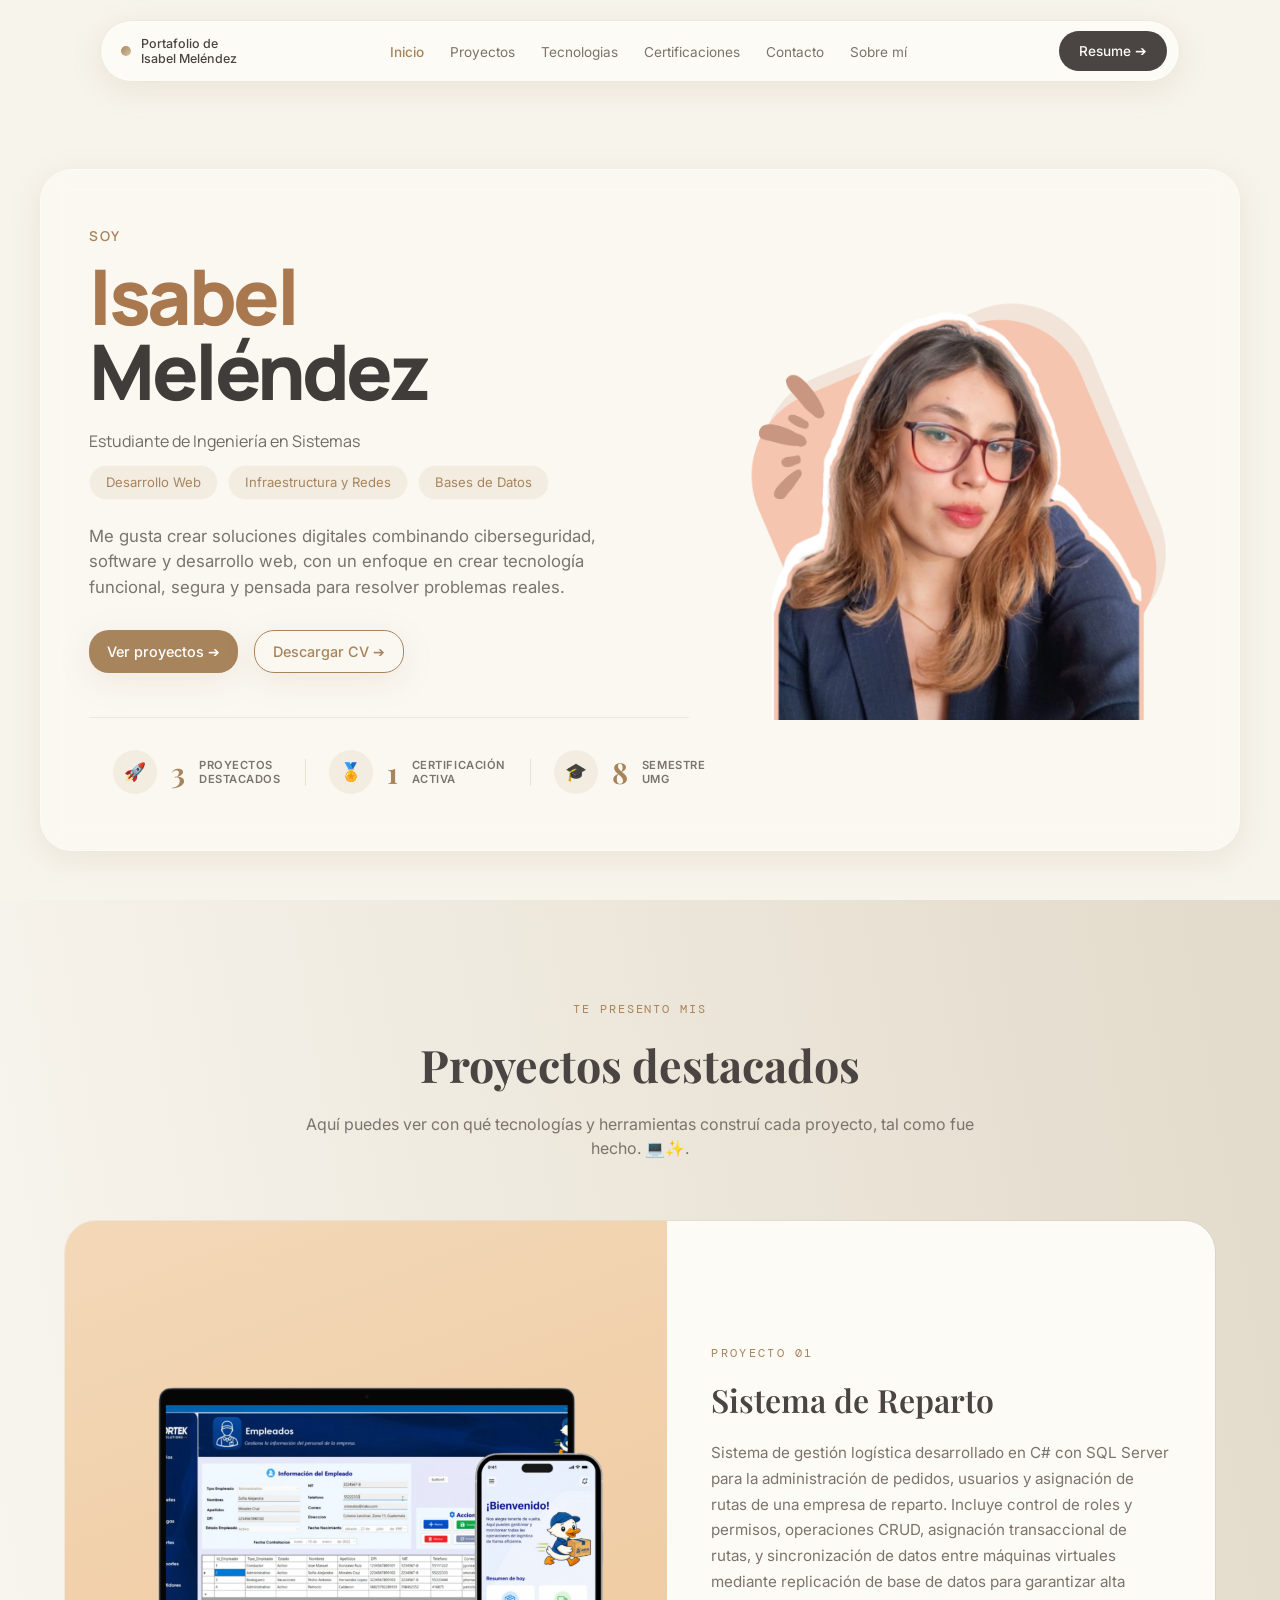
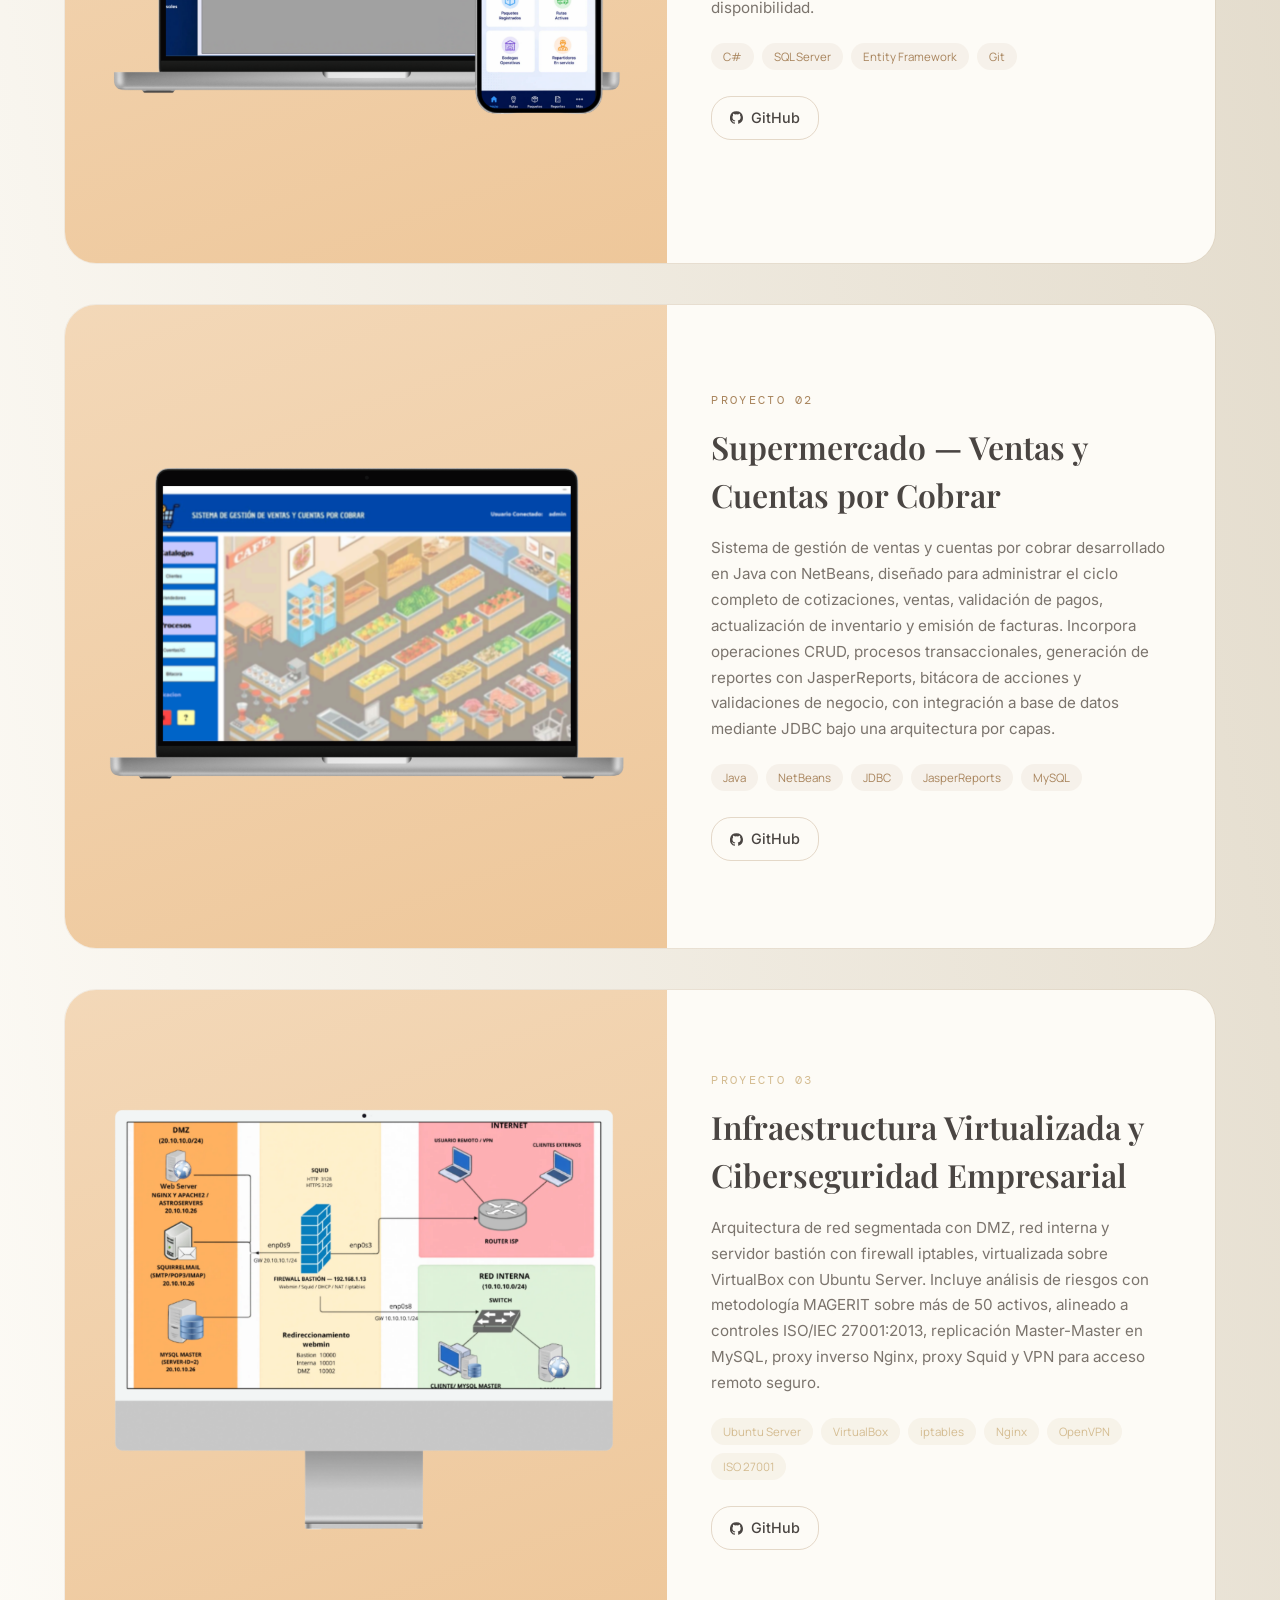
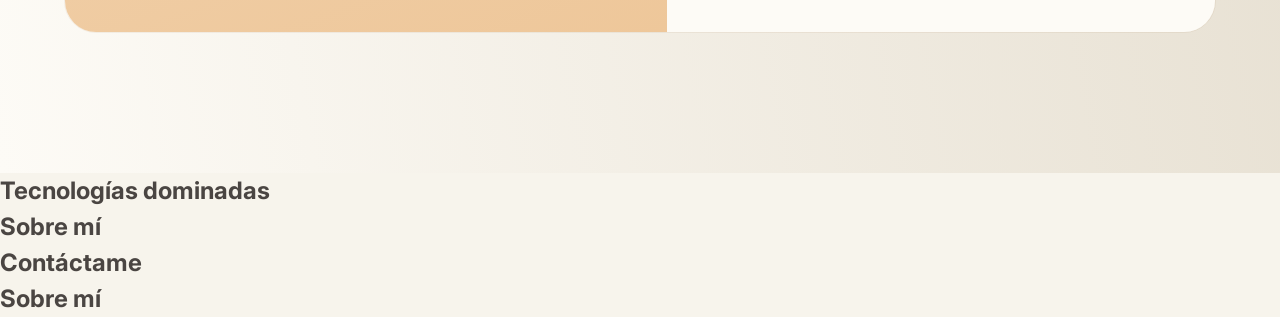
<file: index.html>
<!DOCTYPE html>
<html lang="en">
<head>
    <meta charset="UTF-8">
    <meta name="viewport" content="width=device-width, initial-scale=1.0">
    <meta property="og:title" content="Mi Portafolio Web">
    <meta property="og:description" content="Conoce mis proyectos">
    <meta property="og:image" content="img/LogoIsa">
    <title>Bienvenido | Isabel Meléndez </title>
    <!-- importo mis librerias para mi fuente -->
    <link rel="preconnect" href="https://fonts.googleapis.com">
    <link rel="preconnect" href="https://fonts.gstatic.com" crossorigin>
    <link href="https://fonts.googleapis.com/css2?family=Manrope:wght@400;500;600;700;800&family=Playfair+Display:wght@400;500;600;700&family=Inter:wght@400;500;600&family=DM+Mono:wght@400;500&display=swap" rel="stylesheet">
    <link rel="LogoIsa Icon" href="img/LogoIsa.png" type="image/png">
    <link rel="stylesheet" href="style.css">

</head>
<body>
    <header class="navbar" id="navbar">
  <nav class="barra-nav">
    <a href="#inicio" class="nav-logo">
      <span class="circulo-dec"></span>
      <span class="texto-complementario">Portafolio de<br>Isabel Meléndez</span>
    </a>

    <ul class="nav-links" id="navLinks">
      <li><a href="#inicio" class="nav-link active" data-nav>Inicio</a></li>
      <li><a href="#proyectos" class="nav-link" data-nav>Proyectos</a></li>
      <li><a href="#tecnologias" class="nav-link" data-nav>Tecnologias</a></li>
      <li><a href="#certificaciones" class="nav-link" data-nav>Certificaciones</a></li>
      <li><a href="#contacto" class="nav-link" data-nav>Contacto</a></li>
      <li><a href="#sobre-mi" class="nav-link" data-nav>Sobre mí</a></li>
    </ul>

    <div class="nav-acciones">
      <a href="recursos/CV2026_ISABEL MELENDEZ_OF.pdf" class="btn-curriculum" download>
        Resume ➔
      </a>
      <button class="nav-toggle" id="navToggle" aria-label="Abrir menú">
        <span></span><span></span><span></span>
      </button>
    </div>
  </nav>
</header>

    <main>
      <section id="inicio" class="presentacion">
        <div class="separador"></div>
        <div class="contenedor-seccion grid-presentacion">

          <div class="texto-presentacion">
            <span class="desc">Soy</span>
            <h1 class="titulo"><span>Isabel</span> Meléndez</h1>
            <span class="rol-tag">Estudiante de Ingeniería en Sistemas</span>

            <div class="fila-etiquetas">
              <span class="etiqueta">Desarrollo Web</span>
              <span class="etiqueta">Infraestructura y Redes</span>
              <span class="etiqueta">Bases de Datos</span>
            </div>

            <p class="descripcion-presentacion">
              Me gusta crear soluciones digitales combinando ciberseguridad, software y desarrollo web,
              con un enfoque en crear tecnología funcional, segura y pensada para resolver problemas reales.
            </p>

            <div class="fila-botones">
              <a href="#proyectos" class="btn btn--proyectos">Ver proyectos ➔</a>
              <a href="CV2026_ISABEL MELENDEZ_OF.pdf" class="btn btn--cv" download>Descargar CV ➔</a>
            </div>

            <div class="fila-estadisticas">
              <div class="estadistica">
                <div class="icono-estadistica">🚀</div>
                <span class="numero-estadistica">3</span>
                <span class="etiqueta-estadistica">Proyectos<br>destacados</span>
              </div>

              <div class="estadistica">
                <div class="icono-estadistica">🏅</div>
                <span class="numero-estadistica">1</span>
                <span class="etiqueta-estadistica">Certificación<br>activa</span>
              </div>

              <div class="estadistica">
                <div class="icono-estadistica">🎓</div>
                <span class="numero-estadistica">8</span>
                <span class="etiqueta-estadistica">Semestre<br>UMG</span>
              </div>
            </div>
          </div><!-- cierra texto-presentacion -->

          <div class="logoPrincipal">
            <img src="recursos/Isa.png" alt="Isabel Meléndez" class="gif-logo">
          </div>

        </div><!-- cierra contenedor-seccion grid-presentacion -->
      </section>

      <!-- ============ PROYECTOS ============ -->
      <section id="proyectos" class="projects">
        <div class="section-inner">
          <div class="section-head reveal">
            <span class="eyebrow">Te presento mis </span>
            <h2 class="section-title">Proyectos destacados</h2>
            <p class="section-sub">Aquí puedes ver con qué tecnologías y herramientas construí cada proyecto, tal como fue hecho. 💻✨.</p>
          </div>

          <!-- ---- Proyecto 01 Reparto---- -->
          <article class="project-panel project-panel--reparto reveal">
            <div class="panel-visual">
              <div class="device device--laptop">
                <div class="device-screen">
                  <img src="img/proy1.png" alt="Logo de CC" class="screen-img" />
                </div>
              </div>
            </div>

            <div class="panel-content">
              <span class="project-index">Proyecto 01</span>
              <h3 class="project-title">Sistema de Reparto</h3>
              <p class="project-desc">
                Sistema de gestión logística desarrollado en C# con SQL Server para la administración
                de pedidos, usuarios y asignación de rutas de una empresa de reparto. Incluye control
                de roles y permisos, operaciones CRUD, asignación transaccional de rutas, y sincronización
                de datos entre máquinas virtuales mediante replicación de base de datos para garantizar
                alta disponibilidad.
              </p>
              <div class="tag-row">
                <span class="tag">C#</span><span class="tag">SQL Server</span>
                <span class="tag">Entity Framework</span><span class="tag">Git</span>
              </div>
              <div class="btn-row">
                <a href="https://github.com/IsabelMelendezz/Sistema_Gestion_2K26.git" target="_blank" rel="noopener" class="btn btn--ghost btn--sm">
                  <!-- el vector de logo de github -->
                  <svg width="13" height="13" viewBox="0 0 24 24" fill="currentColor"><path d="M12 .3a12 12 0 00-3.8 23.4c.6.1.8-.3.8-.6v-2.2c-3.3.7-4-1.6-4-1.6-.6-1.3-1.3-1.7-1.3-1.7-1.1-.7.1-.7.1-.7 1.2 0 1.8 1.2 1.8 1.2 1 1.8 2.8 1.3 3.5 1 .1-.8.4-1.3.8-1.6-2.7-.3-5.4-1.3-5.4-5.9 0-1.3.5-2.4 1.2-3.2-.1-.3-.5-1.5.1-3.2 0 0 1-.3 3.3 1.2a11.3 11.3 0 016 0c2.3-1.5 3.3-1.2 3.3-1.2.6 1.7.2 2.9.1 3.2.8.8 1.2 1.9 1.2 3.2 0 4.6-2.7 5.6-5.4 5.9.4.4.8 1.1.8 2.2v3.3c0 .3.2.7.8.6A12 12 0 0012 .3z"/></svg>
                  GitHub
                </a>
              </div>
            </div>
          </article>

          <!-- ---- Proyecto 02 Sistema de Ventasr ---- -->
          <article class="project-panel project-panel--reparto reveal">
            <div class="panel-visual">
              <div class="device device--laptop">
                <div class="device-screen">
                  <img src="img/proy2.png" alt="Logo de CC" class="screen-img" />
                </div>
              </div>
            </div>

            <div class="panel-content">
              <span class="project-index">Proyecto 02</span>
              <h3 class="project-title">Supermercado — Ventas y Cuentas por Cobrar</h3>
              <p class="project-desc">
                Sistema de gestión de ventas y cuentas por cobrar desarrollado en Java con NetBeans,
                diseñado para administrar el ciclo completo de cotizaciones, ventas, validación de pagos,
                actualización de inventario y emisión de facturas. Incorpora operaciones CRUD, procesos
                transaccionales, generación de reportes con JasperReports, bitácora de acciones y
                validaciones de negocio, con integración a base de datos mediante JDBC bajo una
                arquitectura por capas.
              </p>
              <div class="tag-row">
                <span class="tag">Java</span><span class="tag">NetBeans</span>
                <span class="tag">JDBC</span><span class="tag">JasperReports</span><span class="tag">MySQL</span>
              </div>
              <div class="btn-row">
                 <!-- el vector de logo de github -->
                <a href="https://github.com/IsabelMelendezz/proyectop32k25.git" target="_blank" rel="noopener" class="btn btn--ghost btn--sm">
                  <svg width="13" height="13" viewBox="0 0 24 24" fill="currentColor"><path d="M12 .3a12 12 0 00-3.8 23.4c.6.1.8-.3.8-.6v-2.2c-3.3.7-4-1.6-4-1.6-.6-1.3-1.3-1.7-1.3-1.7-1.1-.7.1-.7.1-.7 1.2 0 1.8 1.2 1.8 1.2 1 1.8 2.8 1.3 3.5 1 .1-.8.4-1.3.8-1.6-2.7-.3-5.4-1.3-5.4-5.9 0-1.3.5-2.4 1.2-3.2-.1-.3-.5-1.5.1-3.2 0 0 1-.3 3.3 1.2a11.3 11.3 0 016 0c2.3-1.5 3.3-1.2 3.3-1.2.6 1.7.2 2.9.1 3.2.8.8 1.2 1.9 1.2 3.2 0 4.6-2.7 5.6-5.4 5.9.4.4.8 1.1.8 2.2v3.3c0 .3.2.7.8.6A12 12 0 0012 .3z"/></svg>
                  GitHub
                </a>
              </div>
            </div>
          </article>

          <!-- ---- Proyecto 03 Infraestructura Virtualizada  ---- -->
          <article class="project-panel project-panel--reparto reveal">
            <div class="panel-visual">
              <div class="device device--laptop">
                <div class="device-screen">
                  <img src="img/proy3.png" alt="Logo de CC" class="screen-img" />
                </div>
              </div>
            </div>

            <div class="panel-content">
              <span class="project-index project-index--dark">Proyecto 03</span>
              <h3 class="project-title">Infraestructura Virtualizada y Ciberseguridad Empresarial</h3>
              <p class="project-desc">
                Arquitectura de red segmentada con DMZ, red interna y servidor bastión con firewall
                iptables, virtualizada sobre VirtualBox con Ubuntu Server. Incluye análisis de riesgos
                con metodología MAGERIT sobre más de 50 activos, alineado a controles ISO/IEC 27001:2013,
                replicación Master-Master en MySQL, proxy inverso Nginx, proxy Squid y VPN para acceso
                remoto seguro.
              </p>
              <div class="tag-row">
                <span class="tag tag--dark">Ubuntu Server</span><span class="tag tag--dark">VirtualBox</span>
                <span class="tag tag--dark">iptables</span><span class="tag tag--dark">Nginx</span>
                <span class="tag tag--dark">OpenVPN</span><span class="tag tag--dark">ISO 27001</span>
              </div>
              <div class="btn-row">
                 <!-- el vector de logo de github -->
                <a href="https://github.com/IsabelMelendezz/Nube_Privada_2K26.git" class="btn btn--ghost btn--sm" target="_blank" rel="noopener">
                  <svg width="13" height="13" viewBox="0 0 24 24" fill="currentColor"><path d="M12 .3a12 12 0 00-3.8 23.4c.6.1.8-.3.8-.6v-2.2c-3.3.7-4-1.6-4-1.6-.6-1.3-1.3-1.7-1.3-1.7-1.1-.7.1-.7.1-.7 1.2 0 1.8 1.2 1.8 1.2 1 1.8 2.8 1.3 3.5 1 .1-.8.4-1.3.8-1.6-2.7-.3-5.4-1.3-5.4-5.9 0-1.3.5-2.4 1.2-3.2-.1-.3-.5-1.5.1-3.2 0 0 1-.3 3.3 1.2a11.3 11.3 0 016 0c2.3-1.5 3.3-1.2 3.3-1.2.6 1.7.2 2.9.1 3.2.8.8 1.2 1.9 1.2 3.2 0 4.6-2.7 5.6-5.4 5.9.4.4.8 1.1.8 2.2v3.3c0 .3.2.7.8.6A12 12 0 0012 .3z"/></svg>
                  GitHub
                </a>
              </div>
            </div>
          </article>
        </div>
      </section>

      <section id="tecnologias" class="habilidades">
        <h2>Tecnologías dominadas</h2>
      </section>

      <section id="certificaciones" class="certificaciones">
        <h2>Sobre mí</h2>
      </section>

      <section id="contacto" class="contacto">
        <h2>Contáctame</h2>
      </section>

      <section id="sobre-mi" class="sobre-mi">
        <h2>Sobre mí</h2>
      </section>

    </main>

</body>
</html>
</file>
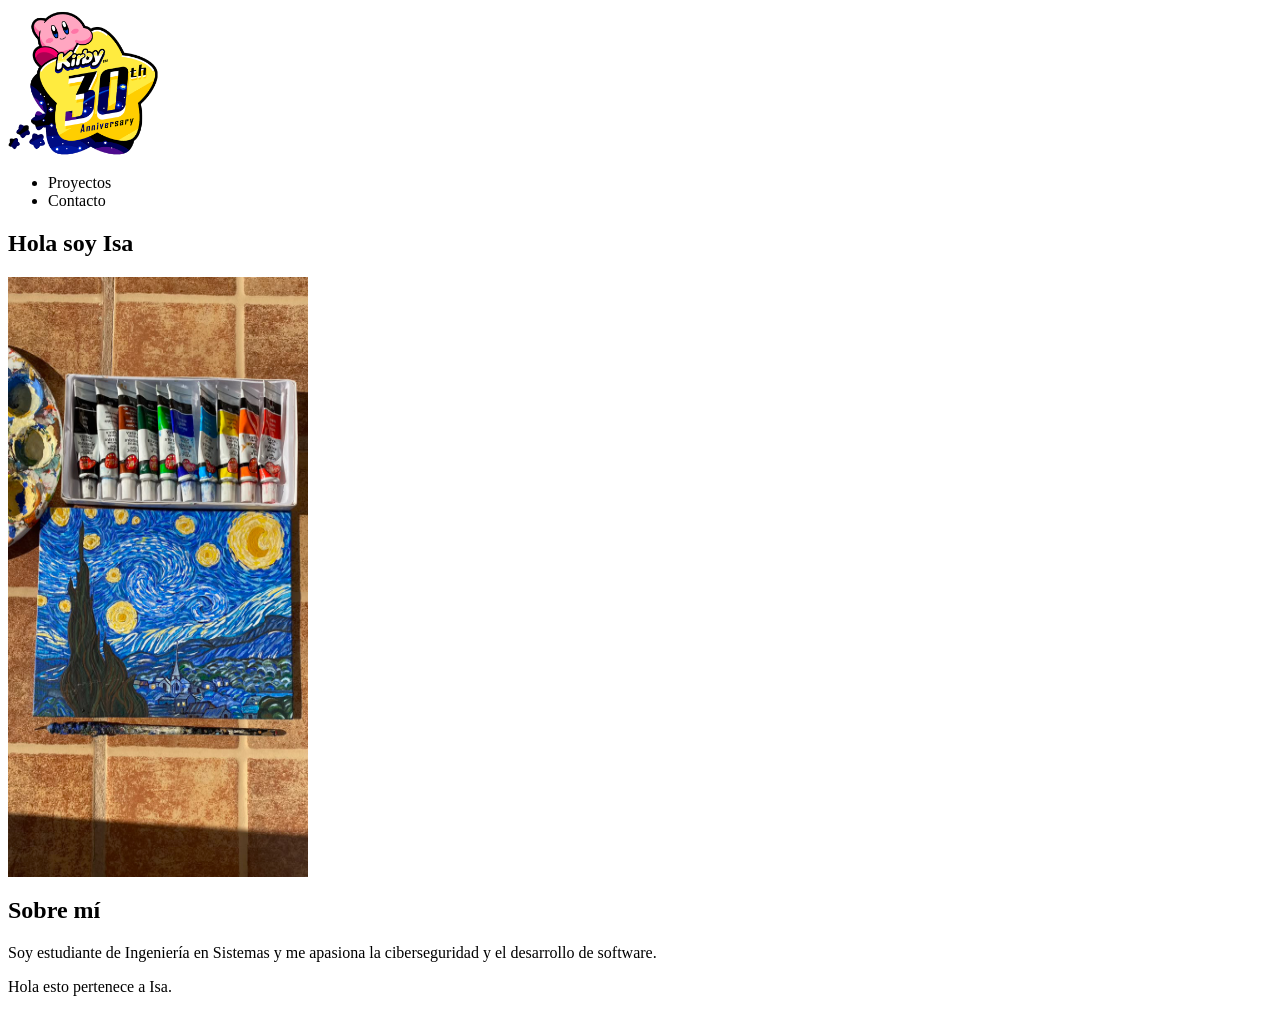
<file: PortafolioCV/index2.html>
<html>
<head>

    <!---meta tags----->
    <meta name="description" content="Soy Isabel Meléndez, estudiante de Ingeniería en Sistemas de la Universidad Mariano 
    Gálvez (8.° semestre). Me apasiona la ciberseguridad, la administración de infraestructuras y la protección de entornos
    tecnológicos. Mi enfoque técnico se centra en seguridad ofensiva y defensiva, trabajando con herramientas como Kali Linux,
    Nmap, Metasploit y Wireshark, bajo metodologías PTES, MITRE ATT&CK y OWASP WSTG. Complemento esto con experiencia en
    infraestructura Linux, arquitecturas seguras con DMZ y VPN, y administración de bases de datos con SQL Server y Power BI.
    He desarrollado proyectos académicos que van desde infraestructuras virtualizadas con análisis de riesgos ISO/IEC 27001,
    hasta sistemas de gestión empresarial con auditoría y control de acceso por roles.
    Actualmente busco mi primera oportunidad laboral en ciberseguridad, infraestructura o administración de datos,
    aportando curiosidad técnica, aprendizaje autónomo y una mentalidad orientada a la resolución de problemas.">

    <meta property="og:type" content="website">
    <meta property="og:locale" content="es_ES || es_GT">

    <title>Bienvenido | Isabel Melendez</title>

</head>

<body>

    <header>
        <a href="../">
            <img src="./kirby2.png" alt="Logo de IsaCode" width="150" height="150">
        </a>

        <nav>
            <ul>
                <li>Proyectos</li>
                <li>Contacto</li>
            </ul>
        </nav>
    </header>

    <main>

        <section>
            <h1>Hola soy Isa</h1>
            <img src="./hola.jpeg" alt="Foto de Isabel" width="300" height="600">
        </section>

        <section>
            <h2>Sobre mí</h2>
            <p>
                Soy estudiante de Ingeniería en Sistemas y me apasiona la
                ciberseguridad y el desarrollo de software.
            </p>
        </section>

    </main>

    <footer>
        <p>Hola esto pertenece a Isa.</p>
    </footer>

    <script>
        console.log("Hola mundo");
    </script>

</body>

</html>
</file>
<file: style.css>
/* mis variables globales para mi paleta de colores y bordes :) */
@import url('https://fonts.googleapis.com/css2?family=Manrope:wght@400;500;600;700;800&family=Playfair+Display:wght@400;500;600;700&family=Inter:wght@400;500;600&family=DM+Mono:wght@400;500&display=swap');
:root {
  --cream:        #F7F4EC;
  --cream-light:  #FDFBF6;
  --cream-deep:   #EDE8DC;
  --ink:          #4A4542;
  --ink-soft:     #7B746D;
  --accent:       #A8845C;
  --accent-dark:  #8E6E4B;
  --accent-soft:  #D8C6A5;
  --accent-soft-2:#d4bc91; 
  --accent-soft-3:#e2daca; 
  --titulo-font: 'Playfair Display', serif;   
  --texto-font:  'Inter', sans-serif;        
  --codigo-font: 'DM Mono', monospace; 
  --borde-grande: 32px;   
  --borde-medio:  20px;  
  --borde-peque:  12px;   
  --sombra-suave: 0 8px 32px rgba(168,132,92,0.14);  
  --sombra-fuerte: 0 24px 64px rgba(168,132,92,0.20); 

}
*{ /*siguiendo el modelo de cajas*/
    padding:0;
    margin:0;
    box-sizing: border-box;
}

html{ scroll-behavior: smooth; }

body{
  font-family: var(--texto-font);
  background: var(--cream);
  color: var(--ink);
  line-height: 1.5;
  overflow-x: hidden;
}

img{ max-width:100%; display:block; }

a{ text-decoration:none; color:inherit; }

.inicio{
  max-width: 1200px;
  margin: 0 auto;
  padding: 0 24px;
}

#inicio {
  background: var(--cream-soft);
}
#proyectos {
  background: linear-gradient(3500deg, var(--accent-soft-3), var(--cream-light));
}


/* =========================================================
                         BOTONES
   ========================================================= */
.btn{
  display:inline-flex; align-items:center; gap:8px;
  padding: 13px 26px;
  border-radius: 999px;
  font-size: 0.9rem;
  font-weight: 500;
  border: none;
  cursor: pointer;
  transition: all .25s ease;
  white-space: nowrap;
}
.btn--proyecto{ background: var(--accent); color: var(--cream-light); }
.btn--proyecto:hover{ background: var(--accent-dark); transform: translateY(-2px); }
.btn--cv{
  background: transparent;
  color: var(--accent);
  border: 1px solid rgba(168,132,92,0.4);
}
.btn--cv:hover{ background: rgba(168,132,92,0.08); }
.btn--sm{ padding: 10px 20px; font-size: 0.82rem; }
.btn--lg{ padding: 18px 40px; font-size: 1rem; }
.btn--icon-only{ padding: 12px; border-radius: 50%; }

/* =========================================================
                      NAVBAR FLOTANTE
   ========================================================= */
.navbar{
  position: fixed; top: 20px; left: 0; right: 0;
  z-index: 100;
  display:flex; justify-content:center;
  padding: 0 20px;
}

.barra-nav{
  width:100%;
  max-width: 1080px;
  display:flex; align-items:center; justify-content:space-between;
  gap: 20px;
  background: var(--cream-light);
  backdrop-filter: blur(16px);
  border: 1px solid var(--cream-deep);
  border-radius: 999px;
  padding: 10px 12px 10px 20px;
  box-shadow: var(--sombra-suave);
  transition: box-shadow .3s ease;
}

.navbar.is-scrolled .barra-nav{ box-shadow: 0 12px 40px var(--accent-dark); }

.nav-logo{ display:flex; align-items:center; gap:10px; flex-shrink:0; }
.circulo-dec{
  width:10px; height:10px; border-radius:50%;
  background: linear-gradient(135deg, var(--accent), var(--accent-soft));
  flex-shrink:0;
  animation: pulso 1.5s infinite;
}
.texto-complementario{
  font-family: var(--texto-font);
  font-size: 0.78rem;
  line-height: 1.25;
  color: var(--ink);
  font-weight: 500;
}

.nav-links{
  list-style:none;
  display:flex; align-items:center; gap: 26px;
}
.nav-link{
  font-size: 0.85rem;
  color: var(--ink-soft);
  transition: color .2s ease;
  position:relative;
}
.nav-link:hover{ color: var(--accent);}
.nav-link.active{ color: var(--accent); font-weight:500; }

.nav-acciones{ display:flex; align-items:center; gap:10px; }

.btn-curriculum{
  display:inline-flex; align-items:center; gap:6px;
  background: var(--ink);
  color: var(--cream-light);
  padding: 10px 20px;
  border-radius: 999px;
  font-size: 0.85rem;
  font-weight: 500;
  transition: background .2s ease;
}
.btn-curriculum:hover{ background:var(--accent-dark); }

/* mi menu de hamburguesita si es en pantallas pequeñas */

.nav-toggle{
  display:none;
  flex-direction: column;
  gap: 5px;
  background:none; border:none; cursor:pointer;
  padding: 8px;
}
.nav-toggle span{
  width: 20px; height: 2px;
  background: var(--ink);
  border-radius: 2px;
}

@media (max-width: 880px){ /*esto lo utilizo para el redimensionamiento de pantallas pequeñas con menu hamburguesa y asi sea responsive en cualquier dispositivo  */
  .nav-links{
    position: absolute;
    top: calc(100% + 10px);
    left: 0; right: 0;
    flex-direction: column;
    align-items: flex-start;
    gap: 4px;
    background: rgba(253,251,246,0.98);
    border: 1px solid rgba(168,132,92,0.14);
    border-radius: 24px;
    padding: 14px 22px;
    box-shadow: var(--sombra-suave);
    display:none;
  }
  .nav-links.is-open{ display:flex; }
  .nav-link{ padding: 8px 0; width:100%; }
  .btn-curriculum span{ display:none; }
  .nav-toggle{ display:flex; }
}

/* para la animacion de pulso de mi navbar la chibolita */
@keyframes pulso {
    0% { opacity: 1; }
    50% { opacity: 0.4; }
    100% { opacity: 1; }
}

/* =========================================================
                PRESENTACIÓN (o mi Inicio)
   ========================================================= */
.presentacion {
  position: relative;
  min-height: 100vh;
  display: flex;
  align-items: center;
  padding-top: 120px;
  overflow: hidden;
}

/* --- grid principal --- */

.contenedor-seccion.grid-presentacion {
  display: grid;
  grid-template-columns: 1fr;
  gap: 60px;
  align-items: center;
  padding-bottom: 60px;
  max-width: 1200px;
  margin: 0 auto;
  padding-left: 24px;
  padding-right: 24px;
 

  /* --- capa de atras para el fondo --- */
  background: rgba(253, 251, 246, 0.55);
  border: 1px solid var(--cream-light);
  border-radius: var(--borde-grande);
  backdrop-filter: blur(12px);
  -webkit-backdrop-filter: blur(12px);
  box-shadow: var(--sombra-suave);
  padding: 56px 48px;
}

@media (min-width: 960px) {
  .contenedor-seccion.grid-presentacion {
    grid-template-columns: 1.05fr 0.95fr;
  }
}

/* --- texto de presentación --- */
.texto-presentacion {
  max-width: 600px;
}

.desc {
    font-family: 'Manrope', sans-serif;
    font-size: 0.85rem;
    font-weight: 600;
    text-transform: uppercase;
    letter-spacing: 0.12em;
    color: var(--accent);
    margin-bottom: 12px;
    display: block;
}

.titulo {
    font-family: 'Manrope', sans-serif;
    font-weight: 800;
    font-size: clamp(3rem, 6vw, 5.2rem);
    line-height: 0.98;
    letter-spacing: -0.045em;
    margin-bottom: 20px;
    color: #403c39;
}

.titulo span {
    display: block;
    color: #a9784e;
    letter-spacing: -0.045em;
}

.rol-tag {
    font-family: 'Manrope', sans-serif;
    font-size: 1rem;
    font-weight: 400;
    color: #6f6a64;
    display: block;
    margin-top: 12px;
}

/* ---mis tags principales de habilidad --- */
.fila-etiquetas {
  display: flex;
  flex-wrap: wrap;
  gap: 10px;
  margin-bottom: 24px;
  margin-top: 12px;
}
.etiqueta {
  padding: 7px 16px;
  border-radius: 999px;
  font-size: 0.82rem;
  background: rgba(168,132,92,0.1);
  border: 1px solid var(--cream);
  color: var(--accent);
}

/* --- descripción --- */
.descripcion-presentacion {
  font-family: var(--texto-font);
  color: var(--ink-soft);
  font-size: 1.05rem;
  max-width: 520px;
  margin-bottom: 30px;
}

/* --- botones --- */
.fila-botones {
  display: flex;
  gap: 16px;
  flex-wrap: wrap;
  margin-top: 20px;
}
.btn {
  padding: 10px 18px;
  border-radius: var(--borde-medio);
  font-family: var(--texto-font);
  font-size: 0.9rem;
  font-weight: 500;
  text-decoration: none;
  transition: all 0.3s ease;
}
.btn--proyectos {
  background: var(--accent);
  color: #fff;
  box-shadow: var(--sombra-suave);
}
.btn--proyectos:hover {
  background: var(--accent-dark);
}
.btn--cv {
  background: transparent;
  border: 1px solid var(--accent);
  color: var(--accent);
  box-shadow: var(--sombra-suave);
}
.btn--ghost:hover {
  background: var(--accent-soft);
}

/* --- estadísticas --- */
.fila-estadisticas {
  display: flex;
  gap: 0;
  margin-top: 44px;
  padding-top: 32px;
  border-top: 1px solid rgba(168,132,92,0.15); /*para mi linea que divide las celdas*/
}

.estadistica {
  display: flex;
  align-items: center;
  gap: 14px;
  flex: 1;
  padding: 0 24px;
  position: relative;
}

/* línea vertical divisoria entre cada estadística */
.estadistica:not(:first-child)::before {
  content: "";
  position: absolute;
  left: 0;
  top: 50%;
  transform: translateY(-50%);
  height: 60%;
  width: 1px;
  background: rgba(168,132,92,0.2);
}

.icono-estadistica {
  width: 44px;
  height: 44px;
  border-radius: 50%;
  background: rgba(168,132,92,0.1);
  display: flex;
  align-items: center;
  justify-content: center;
  font-size: 1.1rem;
  flex-shrink: 0;
}

.numero-estadistica {
  font-family: var(--titulo-font);
  font-size: 1.8rem;
  font-weight: 700;
  color: var(--accent);
}

.etiqueta-estadistica {
  font-family: var(--texto-font);
  font-size: 0.7rem;
  font-weight: 600;
  text-transform: uppercase;
  letter-spacing: 0.05em;
  color: var(--ink-soft);
  line-height: 1.3;
}
/* --- logo / gif --- */
.logoPrincipal{
  position: relative;
  display: flex;
  justify-content: center;
  align-items: center;
}

.gif-logo{
  width: min(800px, 90vw);
  height: auto;
  aspect-ratio: 1 / 1;
}
/* esto es para el manejo responsive asi mi foto se ve primero al cargarlo en tablet o celular */
@media (max-width: 959px) {
  .logoPrincipal {
    order: -1; /* muevo la foto para arriba del contenido*/
    margin-bottom: 20px;
  }
}

@media (max-width: 600px) {
  .titulo {
    font-size: clamp(2.2rem, 10vw, 3rem);
  }
  .fila-estadisticas {
    flex-wrap: wrap;
    gap: 20px;
  }
  .fila-botones {
    flex-direction: column;
    width: 100%;
  }
  .btn {
    width: 100%;
    text-align: center;
  }
}

.separador {
  height: 80px;
  background: var(--accent-soft);
  clip-path: polygon(0 0, 100% 100%, 0 100%);
  transition: clip-path .4s ease, background .4s ease;
}

.separador:hover {
  clip-path: polygon(0 0, 100% 0, 0 100%);
}

/* =========================================================
   PROYECTOS — PANELES POR PROYECTO
   ========================================================= */
.projects{ padding: 100px 0; }

.section-inner{
  max-width: 1200px;
  margin: 0 auto;
  padding: 0 24px;
}

.section-head{
  max-width: 700px;
  margin: 0 auto 60px;
  text-align: center;
}

.eyebrow{
  font-family: var(--codigo-font);
  font-size: 0.78rem;
  letter-spacing: 0.15em;
  text-transform: uppercase;
  color: var(--accent);
  display: block;
  margin-bottom: 12px;
}

.section-title{
  font-family: var(--titulo-font);
  font-size: clamp(2rem, 4vw, 2.8rem);
  color: var(--ink);
  margin-bottom: 14px;
}

.section-sub{
  font-family: var(--texto-font);
  color: var(--ink-soft);
  font-size: 1rem;
}

.project-panel{
  display:grid;
  grid-template-columns: 1fr;
  gap: 0;
  border-radius: var(--borde-grande);
  overflow:hidden;
  margin-bottom: 40px;
  border: 1px solid rgba(168,132,92,0.1);
}

@media (min-width: 900px){
  .project-panel{ grid-template-columns: 1.1fr 1fr; min-height: 460px; }
}

.panel-visual{
  display:flex; align-items:center; justify-content:center;
  padding: 56px 36px;
  position:relative;
  gap: 24px;
  flex-wrap:wrap;
}

.panel-content{
  background: var(--cream-light);
  padding: 48px 44px;
  display:flex; flex-direction:column; justify-content:center;
}

.project-index{
  font-family: var(--codigo-font);
  font-size: 0.72rem;
  letter-spacing: 0.2em;
  text-transform:uppercase;
  color: var(--accent);
  margin-bottom: 14px;
}
.project-index--dark{ color: var(--accent-soft-2); }

.project-title{
  font-family: var(--titulo-font);
  font-weight:600;
  font-size: clamp(1.5rem, 2.6vw, 2rem);
  margin-bottom: 16px;
}

.project-desc{
  font-family: var(--texto-font);
  color: var(--ink-soft);
  font-size: 0.95rem;
  line-height:1.7;
  margin-bottom: 22px;
}

.tag-row{ display:flex; flex-wrap:wrap; gap:8px; margin-bottom: 26px; }
.tag{
  font-family: Manrope;
  font-size: 0.72rem;
  padding: 5px 12px;
  border-radius: 999px;
  background: rgba(168,132,92,0.08);
  border: 0;
  color: var(--accent);
}
.tag--dark{
  background: rgba(200,178,140,0.12);
  border-color: rgba(200,178,140,0.3);
  color: var(--accent-soft-2);
}

.btn-row{ display:flex; gap: 12px; flex-wrap: wrap; }

.btn--primary{
  background: var(--accent);
  color: #fff;
}
.btn--primary:hover{ background: var(--accent-dark); }

.btn--ghost{
  background: transparent;
  border: 1px solid rgba(168,132,92,0.3);
  color: var(--ink);
}

/* --- fondos con difuminado */
.project-panel--reparto .panel-visual{ background: linear-gradient(160deg, #F3D8B8, #EEC79A); }
.project-panel--ventas .panel-visual{ background: linear-gradient(160deg, #F3D8B8, #EAD3A6); }
.project-panel--infra .project-title,
.project-panel--infra .project-desc{ color: #EDE6DC; }
.project-panel--infra .project-desc{ color: #B4ABA0; }
</file>
